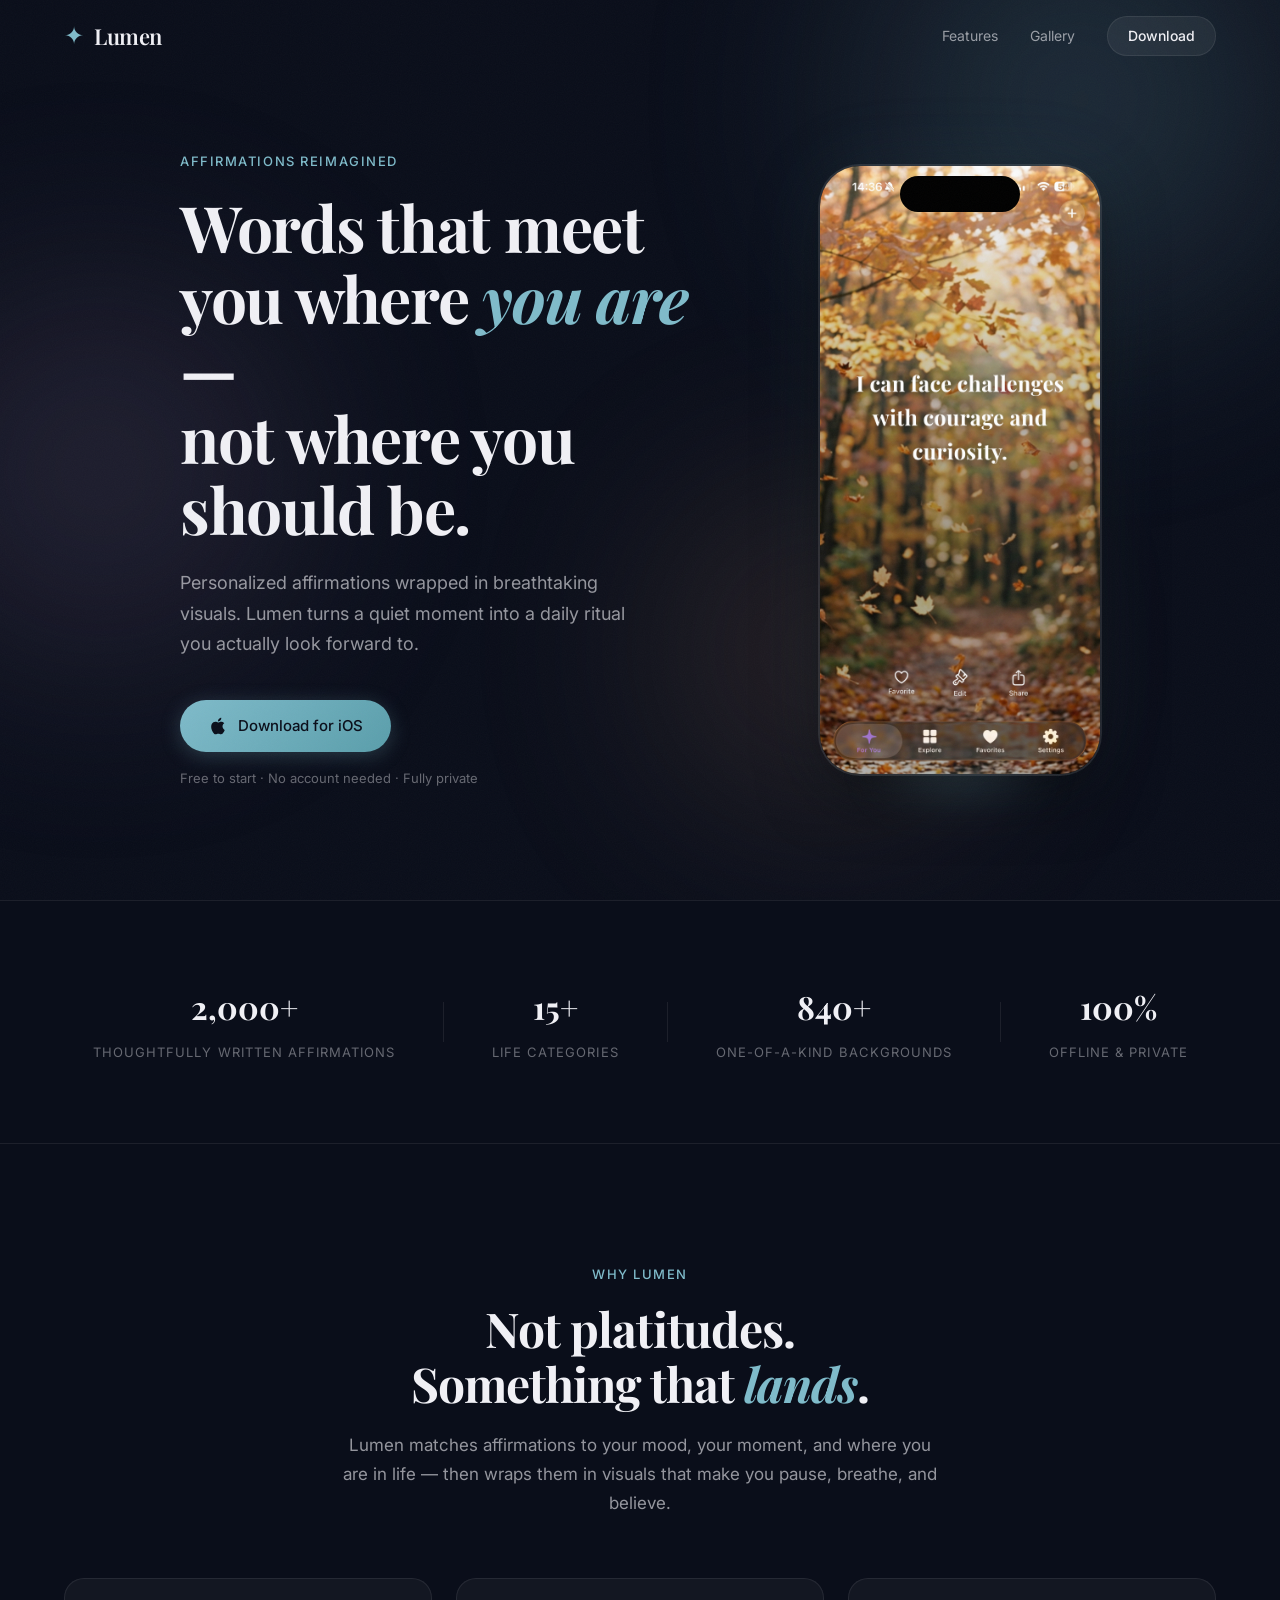
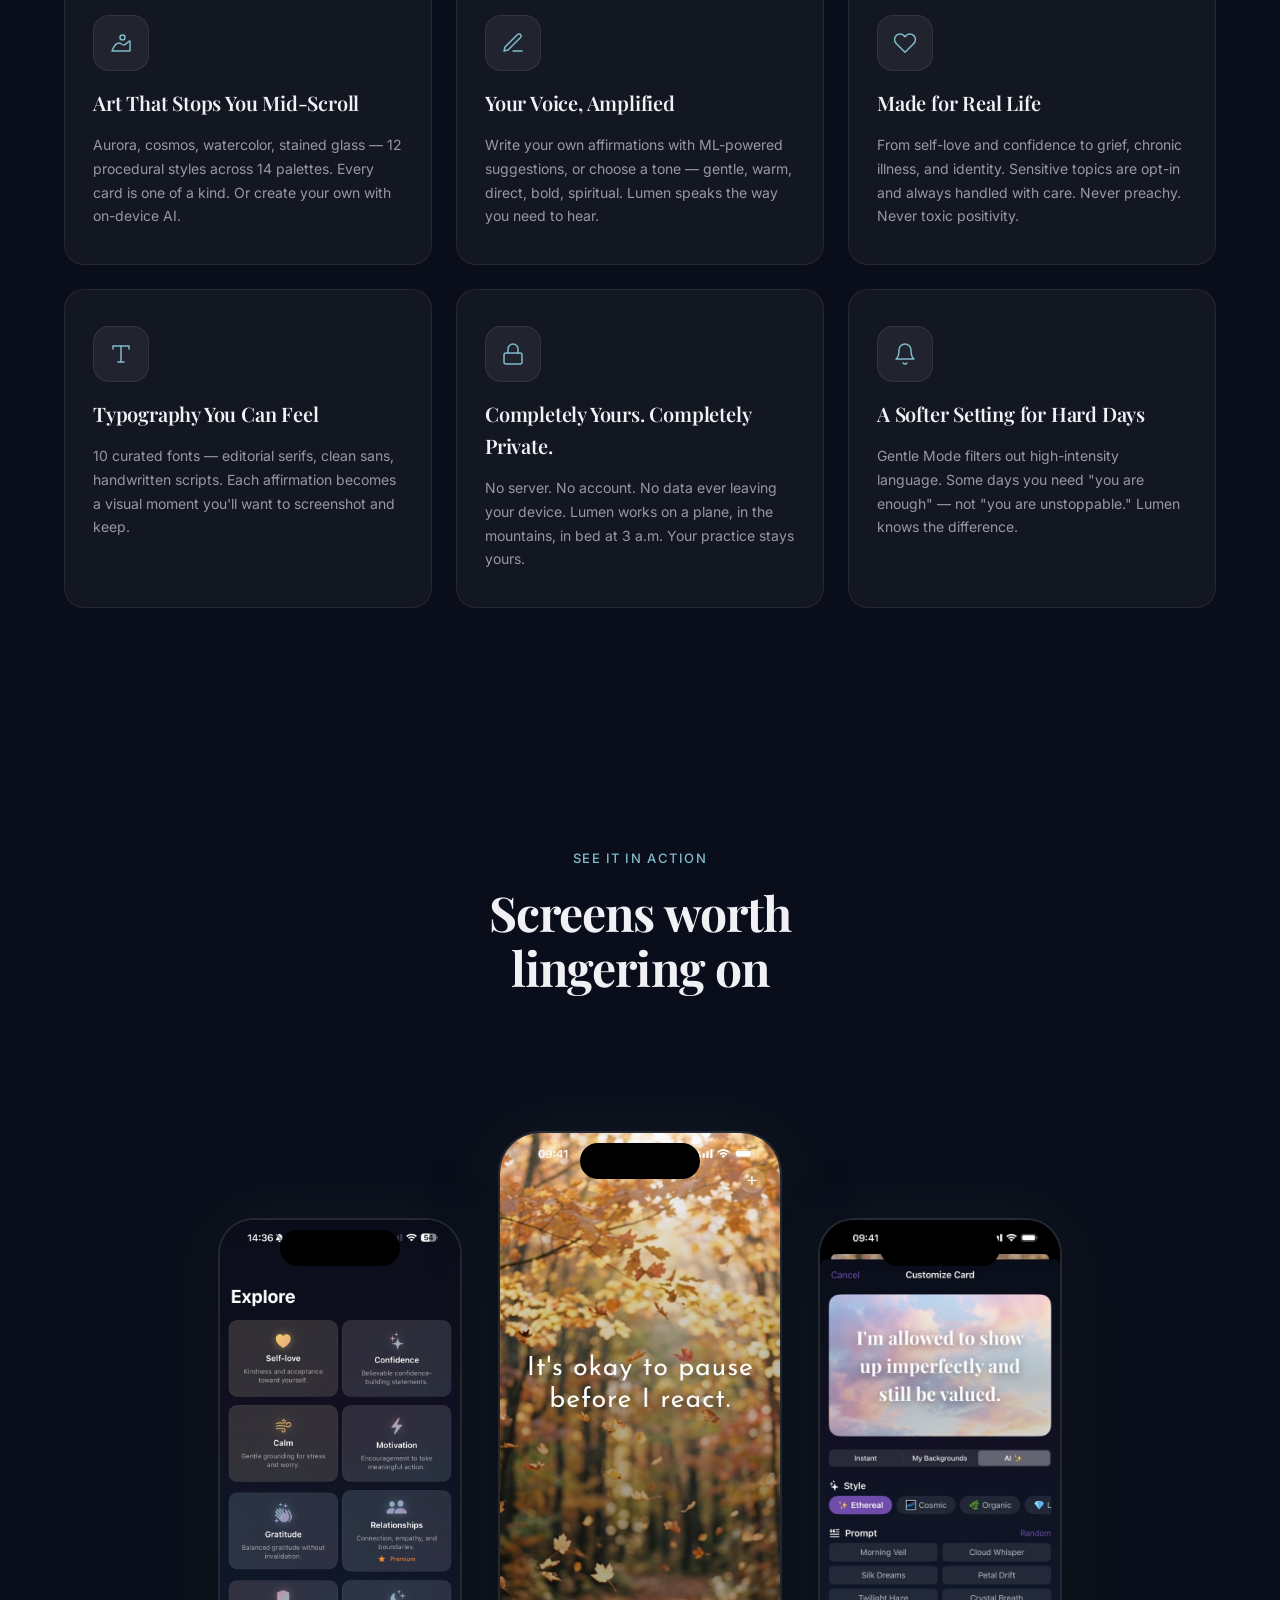
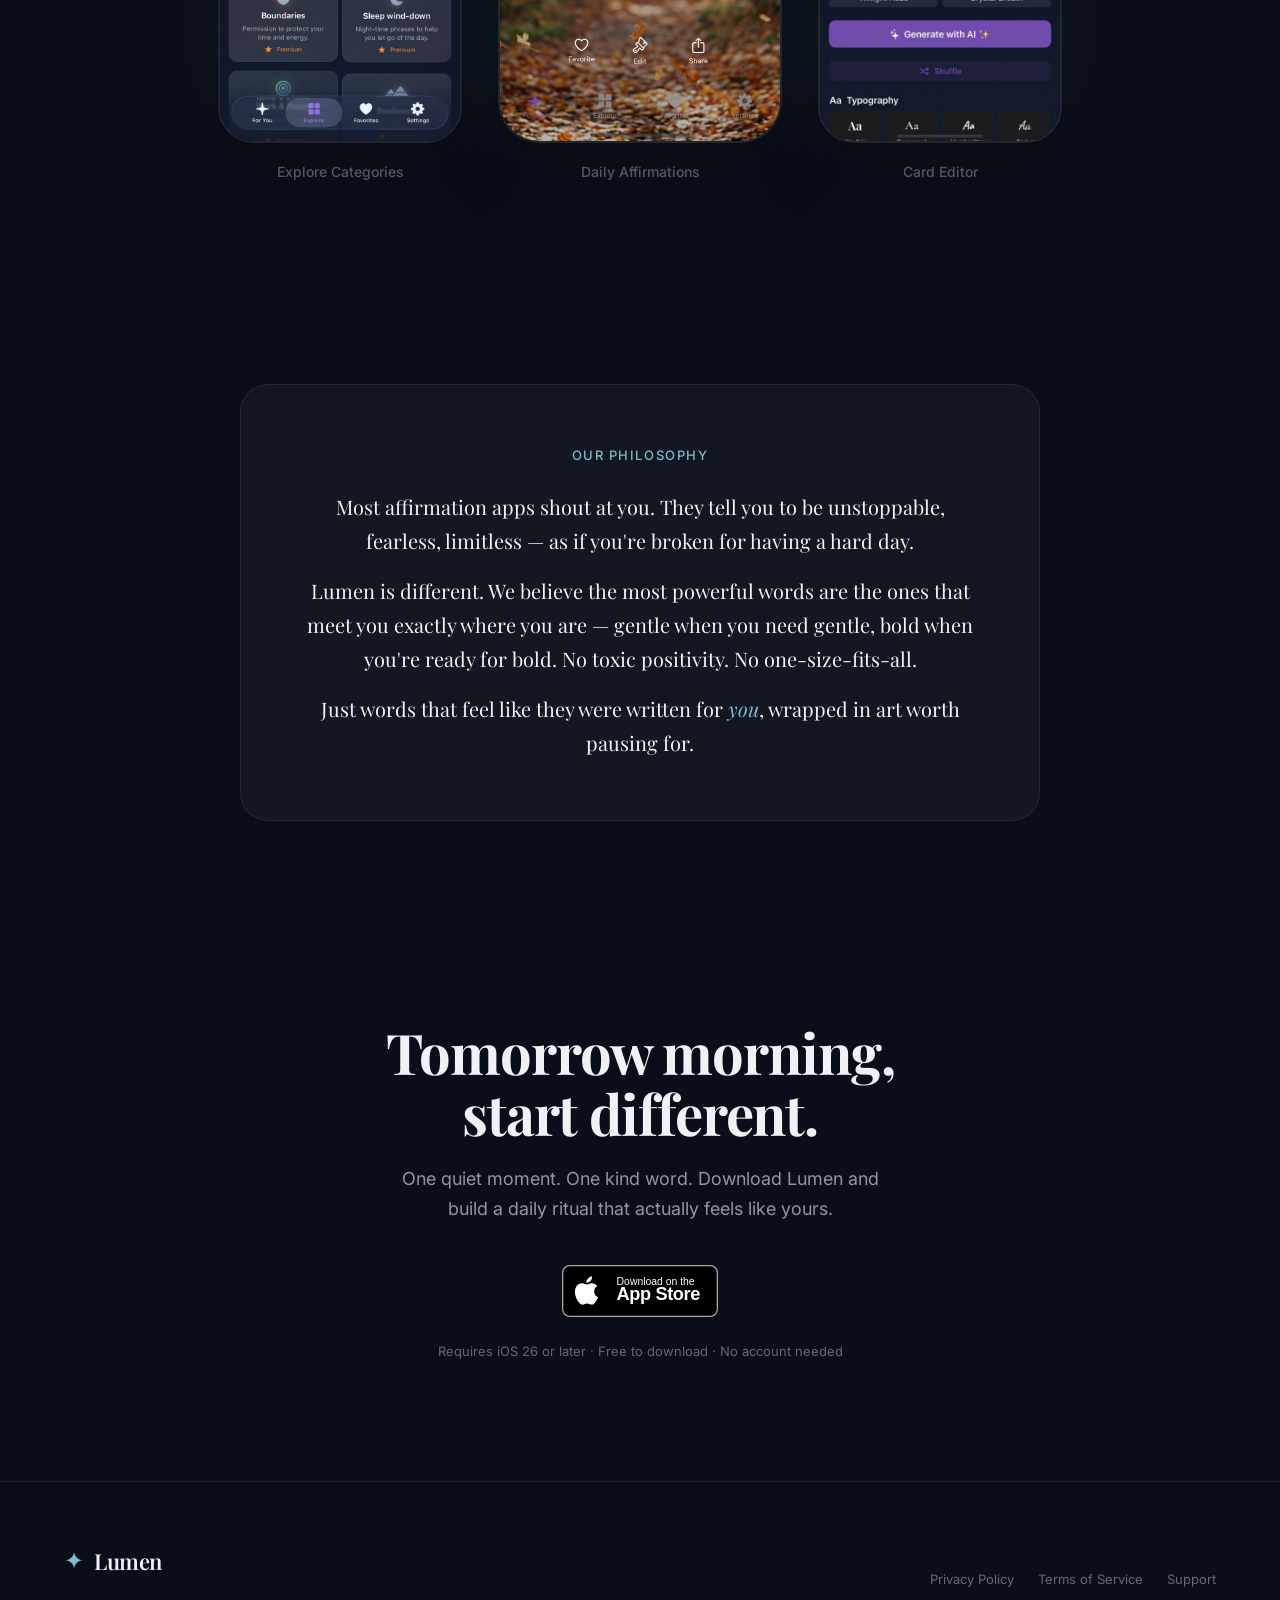
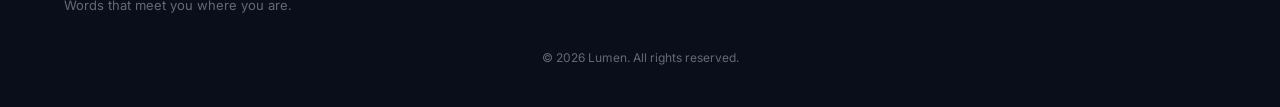
<file: index.html>
<!DOCTYPE html>
<html lang="en">
<head>
  <meta charset="UTF-8">
  <meta name="viewport" content="width=device-width, initial-scale=1.0">
  <title>Lumen — Words That Meet You Where You Are</title>
  <meta name="description" content="Lumen delivers personalized daily affirmations over breathtaking backgrounds — designed to feel like a ritual you look forward to. Beautiful. Calm. Yours.">
  <meta property="og:title" content="Lumen — Words That Meet You Where You Are">
  <meta property="og:description" content="Personalized daily affirmations over breathtaking backgrounds. A ritual you look forward to.">
  <meta property="og:type" content="website">
  <meta property="og:image" content="images/screenshot-affirmation.jpg">
  <meta name="twitter:card" content="summary_large_image">
  <meta name="twitter:title" content="Lumen — Words That Meet You Where You Are">
  <meta name="twitter:description" content="Personalized daily affirmations over breathtaking backgrounds. A ritual you look forward to.">
  <meta name="theme-color" content="#0A0E1A">
  <link rel="icon" href="data:image/svg+xml,<svg xmlns='http://www.w3.org/2000/svg' viewBox='0 0 100 100'><text y='.9em' font-size='90'>✦</text></svg>">
  <link rel="preconnect" href="https://fonts.googleapis.com">
  <link rel="preconnect" href="https://fonts.gstatic.com" crossorigin>
  <link href="https://fonts.googleapis.com/css2?family=Playfair+Display:ital,wght@0,400;0,600;0,700;1,400&family=Inter:wght@300;400;500;600&display=swap" rel="stylesheet">
  <link rel="stylesheet" href="styles.css">
</head>
<body>
  <!-- Ambient background -->
  <div class="ambient-bg">
    <div class="orb orb-1"></div>
    <div class="orb orb-2"></div>
    <div class="orb orb-3"></div>
  </div>

  <!-- Navigation -->
  <nav class="nav">
    <div class="nav-inner">
      <a href="#" class="nav-logo">
        <span class="logo-icon">✦</span>
        <span class="logo-text">Lumen</span>
      </a>
      <button class="nav-toggle" aria-label="Toggle navigation menu" aria-expanded="false">
        <span></span><span></span><span></span>
      </button>
      <div class="nav-links">
        <a href="#features">Features</a>
        <a href="#gallery">Gallery</a>
        <a href="#download" class="nav-cta">Download</a>
      </div>
    </div>
  </nav>

  <!-- Hero -->
  <section class="hero">
    <div class="hero-content">
      <p class="hero-eyebrow">Affirmations reimagined</p>
      <h1 class="hero-title">Words that meet<br>you where <em>you are</em> —<br>not where you should be.</h1>
      <p class="hero-subtitle">Personalized affirmations wrapped in breathtaking visuals. Lumen turns a quiet moment into a daily ritual you actually look forward to.</p>
      <div class="hero-ctas">
        <a href="#download" class="btn btn-primary">
          <svg class="apple-icon" viewBox="0 0 24 24" fill="currentColor" width="20" height="20"><path d="M18.71 19.5c-.83 1.24-1.71 2.45-3.05 2.47-1.34.03-1.77-.79-3.29-.79-1.53 0-2 .77-3.27.82-1.31.05-2.3-1.32-3.14-2.53C4.25 17 2.94 12.45 4.7 9.39c.87-1.52 2.43-2.48 4.12-2.51 1.28-.02 2.5.87 3.29.87.78 0 2.26-1.07 3.8-.91.65.03 2.47.26 3.64 1.98-.09.06-2.17 1.28-2.15 3.81.03 3.02 2.65 4.03 2.68 4.04-.03.07-.42 1.44-1.38 2.83M13 3.5c.73-.83 1.94-1.46 2.94-1.5.13 1.17-.34 2.35-1.04 3.19-.69.85-1.83 1.51-2.95 1.42-.15-1.15.41-2.35 1.05-3.11z"/></svg>
          Download for iOS
        </a>
      </div>
      <p class="hero-note">Free to start · No account needed · Fully private</p>
    </div>
    <div class="hero-phone">
      <div class="phone-frame">
        <div class="phone-notch"></div>
        <img src="images/optimized_IMG_7737.jpg" alt="Lumen affirmation screen showing a beautiful card over an AI-generated background" class="phone-screen" loading="eager">
      </div>
    </div>
  </section>

  <!-- Social proof -->
  <section class="social-proof">
    <div class="container">
      <div class="proof-items">
        <div class="proof-item">
          <span class="proof-value">2,000+</span>
          <span class="proof-label">Thoughtfully Written Affirmations</span>
        </div>
        <div class="proof-divider"></div>
        <div class="proof-item">
          <span class="proof-value">15+</span>
          <span class="proof-label">Life Categories</span>
        </div>
        <div class="proof-divider"></div>
        <div class="proof-item">
          <span class="proof-value">840+</span>
          <span class="proof-label">One-of-a-Kind Backgrounds</span>
        </div>
        <div class="proof-divider"></div>
        <div class="proof-item">
          <span class="proof-value">100%</span>
          <span class="proof-label">Offline & Private</span>
        </div>
      </div>
    </div>
  </section>

  <!-- Features -->
  <section class="features" id="features">
    <div class="container">
      <p class="section-eyebrow">Why Lumen</p>
      <h2 class="section-title">Not platitudes.<br>Something that <em>lands</em>.</h2>
      <p class="section-subtitle">Lumen matches affirmations to your mood, your moment, and where you are in life — then wraps them in visuals that make you pause, breathe, and believe.</p>

      <div class="features-grid">
        <div class="feature-card">
          <div class="feature-icon-wrap">
            <svg width="24" height="24" viewBox="0 0 24 24" fill="none" stroke="currentColor" stroke-width="1.5" stroke-linecap="round" stroke-linejoin="round"><circle cx="13.5" cy="6.5" r="2.5"/><path d="M3 20c0 0 3-8 7-8 2 0 3 2 5 2s4-4 6-4v10H3z"/></svg>
          </div>
          <h3>Art That Stops You Mid-Scroll</h3>
          <p>Aurora, cosmos, watercolor, stained glass — 12 procedural styles across 14 palettes. Every card is one of a kind. Or create your own with on-device AI.</p>
        </div>
        <div class="feature-card">
          <div class="feature-icon-wrap">
            <svg width="24" height="24" viewBox="0 0 24 24" fill="none" stroke="currentColor" stroke-width="1.5" stroke-linecap="round" stroke-linejoin="round"><path d="M12 20h9"/><path d="M16.5 3.5a2.121 2.121 0 1 1 3 3L7 19l-4 1 1-4L16.5 3.5z"/></svg>
          </div>
          <h3>Your Voice, Amplified</h3>
          <p>Write your own affirmations with ML-powered suggestions, or choose a tone — gentle, warm, direct, bold, spiritual. Lumen speaks the way you need to hear.</p>
        </div>
        <div class="feature-card">
          <div class="feature-icon-wrap">
            <svg width="24" height="24" viewBox="0 0 24 24" fill="none" stroke="currentColor" stroke-width="1.5" stroke-linecap="round" stroke-linejoin="round"><path d="M20.84 4.61a5.5 5.5 0 0 0-7.78 0L12 5.67l-1.06-1.06a5.5 5.5 0 0 0-7.78 7.78l1.06 1.06L12 21.23l7.78-7.78 1.06-1.06a5.5 5.5 0 0 0 0-7.78z"/></svg>
          </div>
          <h3>Made for Real Life</h3>
          <p>From self-love and confidence to grief, chronic illness, and identity. Sensitive topics are opt-in and always handled with care. Never preachy. Never toxic positivity.</p>
        </div>
        <div class="feature-card">
          <div class="feature-icon-wrap">
            <svg width="24" height="24" viewBox="0 0 24 24" fill="none" stroke="currentColor" stroke-width="1.5" stroke-linecap="round" stroke-linejoin="round"><polyline points="4 7 4 4 20 4 20 7"/><line x1="9" y1="20" x2="15" y2="20"/><line x1="12" y1="4" x2="12" y2="20"/></svg>
          </div>
          <h3>Typography You Can Feel</h3>
          <p>10 curated fonts — editorial serifs, clean sans, handwritten scripts. Each affirmation becomes a visual moment you'll want to screenshot and keep.</p>
        </div>
        <div class="feature-card">
          <div class="feature-icon-wrap">
            <svg width="24" height="24" viewBox="0 0 24 24" fill="none" stroke="currentColor" stroke-width="1.5" stroke-linecap="round" stroke-linejoin="round"><rect x="3" y="11" width="18" height="11" rx="2" ry="2"/><path d="M7 11V7a5 5 0 0 1 10 0v4"/></svg>
          </div>
          <h3>Completely Yours. Completely Private.</h3>
          <p>No server. No account. No data ever leaving your device. Lumen works on a plane, in the mountains, in bed at 3 a.m. Your practice stays yours.</p>
        </div>
        <div class="feature-card">
          <div class="feature-icon-wrap">
            <svg width="24" height="24" viewBox="0 0 24 24" fill="none" stroke="currentColor" stroke-width="1.5" stroke-linecap="round" stroke-linejoin="round"><path d="M18 8A6 6 0 0 0 6 8c0 7-3 9-3 9h18s-3-2-3-9"/><path d="M13.73 21a2 2 0 0 1-3.46 0"/></svg>
          </div>
          <h3>A Softer Setting for Hard Days</h3>
          <p>Gentle Mode filters out high-intensity language. Some days you need "you are enough" — not "you are unstoppable." Lumen knows the difference.</p>
        </div>
      </div>
    </div>
  </section>

  <!-- Gallery -->
  <section class="gallery" id="gallery">
    <div class="container">
      <p class="section-eyebrow">See it in action</p>
      <h2 class="section-title">Screens worth<br>lingering on</h2>
      <p class="section-subtitle">Dark glass, ambient light, and typography that breathes. Every detail is designed to make you slow down — even for just a moment.</p>

      <div class="gallery-phones">
        <div class="gallery-phone">
          <div class="phone-frame phone-frame-sm">
            <div class="phone-notch"></div>
            <img src="images/optimized_IMG_7738.jpg" alt="Lumen explore screen with category cards" class="phone-screen" loading="lazy">
          </div>
          <p class="gallery-label">Explore Categories</p>
        </div>
        <div class="gallery-phone gallery-phone-center">
          <div class="phone-frame">
            <div class="phone-notch"></div>
            <img src="images/screenshot-affirmation.jpg" alt="Lumen affirmation card with AI background" class="phone-screen" loading="lazy">
          </div>
          <p class="gallery-label">Daily Affirmations</p>
        </div>
        <div class="gallery-phone">
          <div class="phone-frame phone-frame-sm">
            <div class="phone-notch"></div>
            <img src="images/screenshot-editor.jpg" alt="Lumen card editor" class="phone-screen" loading="lazy">
          </div>
          <p class="gallery-label">Card Editor</p>
        </div>
      </div>
    </div>
  </section>

  <!-- Philosophy -->
  <section class="philosophy-section">
    <div class="container">
      <div class="philosophy-card">
        <p class="philosophy-eyebrow">Our philosophy</p>
        <blockquote>
          <p>Most affirmation apps shout at you. They tell you to be unstoppable, fearless, limitless — as if you're broken for having a hard day.</p>
          <p>Lumen is different. We believe the most powerful words are the ones that meet you exactly where you are — gentle when you need gentle, bold when you're ready for bold. No toxic positivity. No one-size-fits-all.</p>
          <p>Just words that feel like they were written for <em>you</em>, wrapped in art worth pausing for.</p>
        </blockquote>
      </div>
    </div>
  </section>



  <!-- Download CTA -->
  <section class="download" id="download">
    <div class="container">
      <h2 class="download-title">Tomorrow morning,<br>start different.</h2>
      <p class="download-subtitle">One quiet moment. One kind word. Download Lumen and build a daily ritual that actually feels like yours.</p>
      <a href="#" class="app-store-badge" aria-label="Download on the App Store">
        <svg viewBox="0 0 120 40" width="156" height="52" xmlns="http://www.w3.org/2000/svg"><rect width="120" height="40" rx="6" fill="#000"/><rect x="0.5" y="0.5" width="119" height="39" rx="5.5" fill="none" stroke="#A6A6A6"/><path d="M24.77 20.3a4.95 4.95 0 0 1 2.36-4.15 5.07 5.07 0 0 0-3.99-2.16c-1.68-.18-3.31 1.01-4.17 1.01-.87 0-2.19-.99-3.61-.96a5.32 5.32 0 0 0-4.48 2.73c-1.93 3.34-.49 8.27 1.36 10.97.93 1.33 2.02 2.82 3.44 2.76 1.39-.06 1.91-.89 3.59-.89 1.66 0 2.14.89 3.59.86 1.49-.03 2.44-1.34 3.33-2.68a11.06 11.06 0 0 0 1.52-3.11 4.78 4.78 0 0 1-2.94-4.38zM22.04 12.21a4.87 4.87 0 0 0 1.12-3.49 4.96 4.96 0 0 0-3.21 1.66 4.64 4.64 0 0 0-1.15 3.36 4.1 4.1 0 0 0 3.24-1.53z" fill="#fff"/><text x="42" y="15" fill="#fff" font-family="-apple-system,Helvetica,Arial,sans-serif" font-size="8" font-weight="400">Download on the</text><text x="42" y="27" fill="#fff" font-family="-apple-system,Helvetica,Arial,sans-serif" font-size="14" font-weight="600" letter-spacing="-0.3">App Store</text></svg>
      </a>
      <p class="download-note">Requires iOS 26 or later · Free to download · No account needed</p>
    </div>
  </section>

  <!-- Footer -->
  <footer class="footer">
    <div class="container">
      <div class="footer-inner">
        <div class="footer-brand">
          <span class="logo-icon">✦</span>
          <span class="logo-text">Lumen</span>
          <p class="footer-tagline">Words that meet you where you are.</p>
        </div>
        <div class="footer-links">
          <a href="privacy.html">Privacy Policy</a>
          <a href="terms.html">Terms of Service</a>
          <a href="support.html">Support</a>
        </div>
      </div>
      <p class="footer-copy">&copy; 2026 Lumen. All rights reserved.</p>
    </div>
  </footer>

  <script src="script.js"></script>
</body>
</html>
</file>
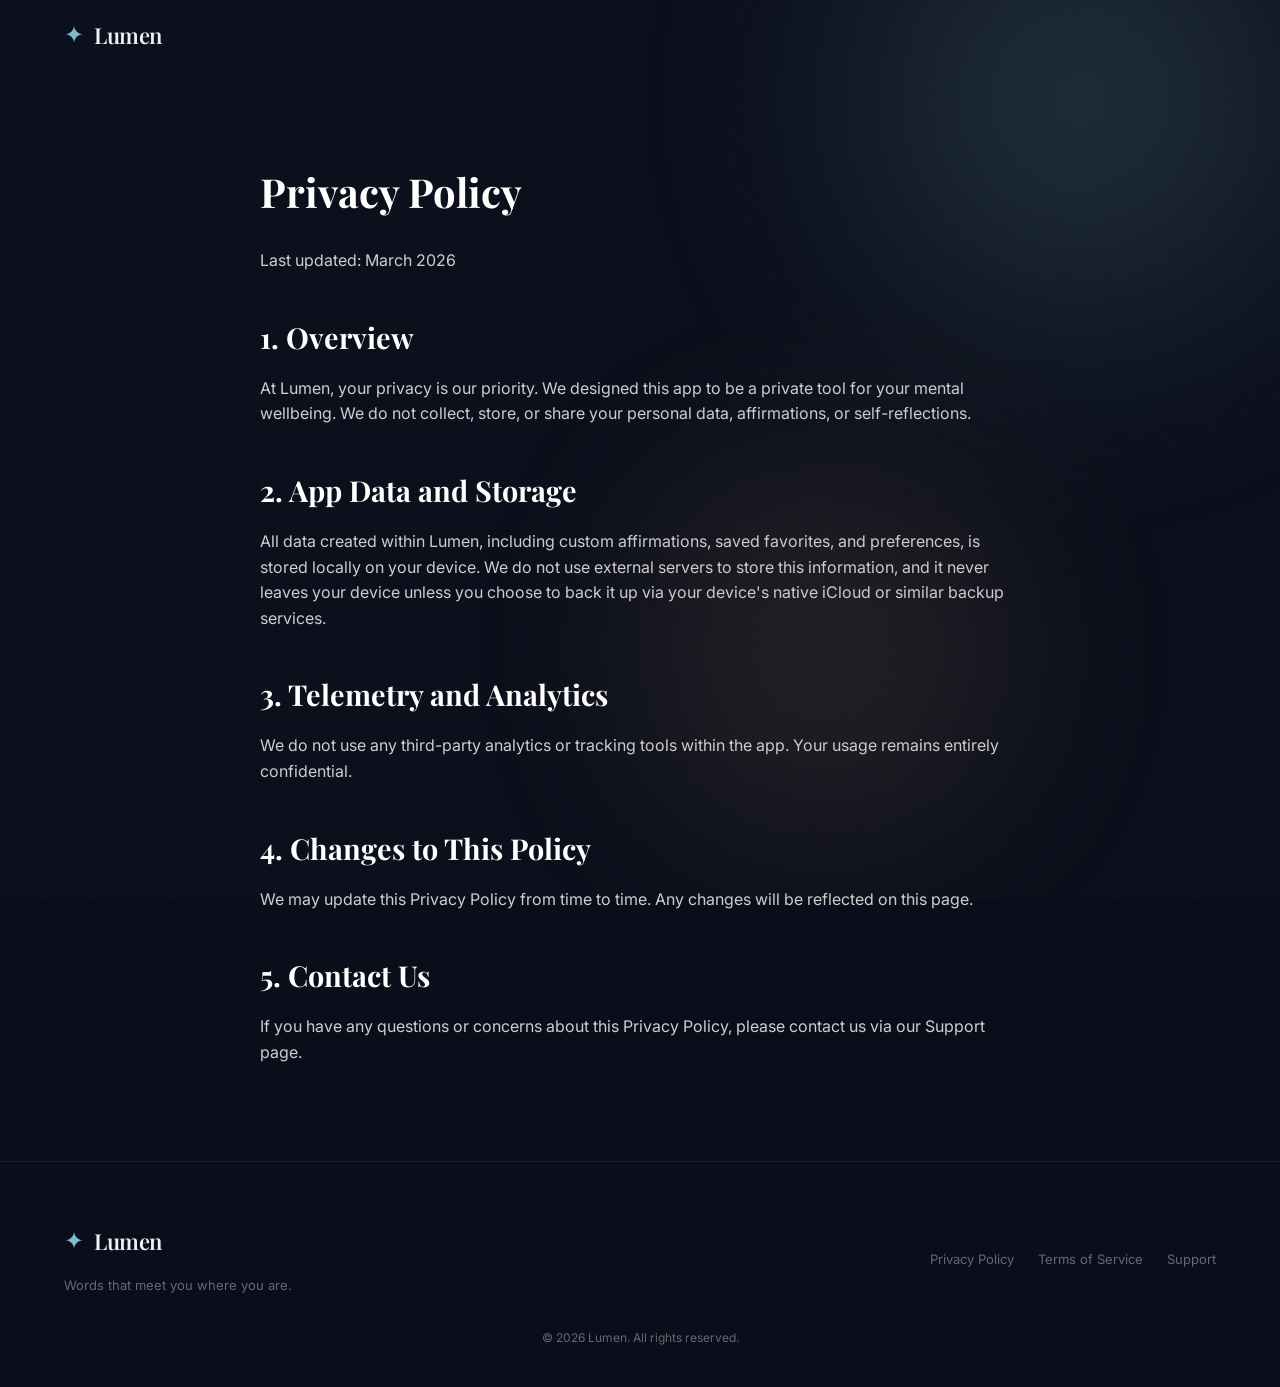
<file: privacy.html>
<!DOCTYPE html>
<html lang="en">
<head>
  <meta charset="UTF-8">
  <meta name="viewport" content="width=device-width, initial-scale=1.0">
  <title>Privacy Policy - Lumen</title>
  <meta name="description" content="Privacy Policy for Lumen">
  <meta name="theme-color" content="#0A0E1A">
  <link rel="icon" href="data:image/svg+xml,<svg xmlns='http://www.w3.org/2000/svg' viewBox='0 0 100 100'><text y='.9em' font-size='90'>✦</text></svg>">
  <link rel="preconnect" href="https://fonts.googleapis.com">
  <link rel="preconnect" href="https://fonts.gstatic.com" crossorigin>
  <link href="https://fonts.googleapis.com/css2?family=Playfair+Display:ital,wght@0,400;0,600;0,700;1,400&family=Inter:wght@300;400;500;600&display=swap" rel="stylesheet">
  <link rel="stylesheet" href="styles.css">
  <style>
    .legal-page { padding: 160px 20px 80px; color: rgba(255, 255, 255, 0.8); line-height: 1.6; max-width: 800px; margin: 0 auto; }
    .legal-page h1 { font-family: 'Playfair Display', serif; color: white; margin-bottom: 24px; font-size: 2.5rem; }
    .legal-page h2 { font-family: 'Playfair Display', serif; color: white; margin-top: 40px; margin-bottom: 16px; font-size: 1.8rem; }
    .legal-page p { margin-bottom: 16px; }
  </style>
</head>
<body>
  <!-- Ambient background -->
  <div class="ambient-bg">
    <div class="orb orb-1"></div>
    <div class="orb orb-3"></div>
  </div>

  <!-- Navigation -->
  <nav class="nav">
    <div class="nav-inner">
      <a href="index.html" class="nav-logo">
        <span class="logo-icon">✦</span>
        <span class="logo-text">Lumen</span>
      </a>
    </div>
  </nav>

  <!-- Legal Content -->
  <section class="legal-page">
    <h1>Privacy Policy</h1>
    <p>Last updated: March 2026</p>
    
    <h2>1. Overview</h2>
    <p>At Lumen, your privacy is our priority. We designed this app to be a private tool for your mental wellbeing. We do not collect, store, or share your personal data, affirmations, or self-reflections.</p>

    <h2>2. App Data and Storage</h2>
    <p>All data created within Lumen, including custom affirmations, saved favorites, and preferences, is stored locally on your device. We do not use external servers to store this information, and it never leaves your device unless you choose to back it up via your device's native iCloud or similar backup services.</p>

    <h2>3. Telemetry and Analytics</h2>
    <p>We do not use any third-party analytics or tracking tools within the app. Your usage remains entirely confidential.</p>

    <h2>4. Changes to This Policy</h2>
    <p>We may update this Privacy Policy from time to time. Any changes will be reflected on this page.</p>

    <h2>5. Contact Us</h2>
    <p>If you have any questions or concerns about this Privacy Policy, please contact us via our Support page.</p>
  </section>

  <!-- Footer -->
  <footer class="footer">
    <div class="container">
      <div class="footer-inner">
        <div class="footer-brand">
          <span class="logo-icon">✦</span>
          <span class="logo-text">Lumen</span>
          <p class="footer-tagline">Words that meet you where you are.</p>
        </div>
        <div class="footer-links">
          <a href="privacy.html">Privacy Policy</a>
          <a href="terms.html">Terms of Service</a>
          <a href="support.html">Support</a>
        </div>
      </div>
      <p class="footer-copy">&copy; 2026 Lumen. All rights reserved.</p>
    </div>
  </footer>
</body>
</html>
</file>
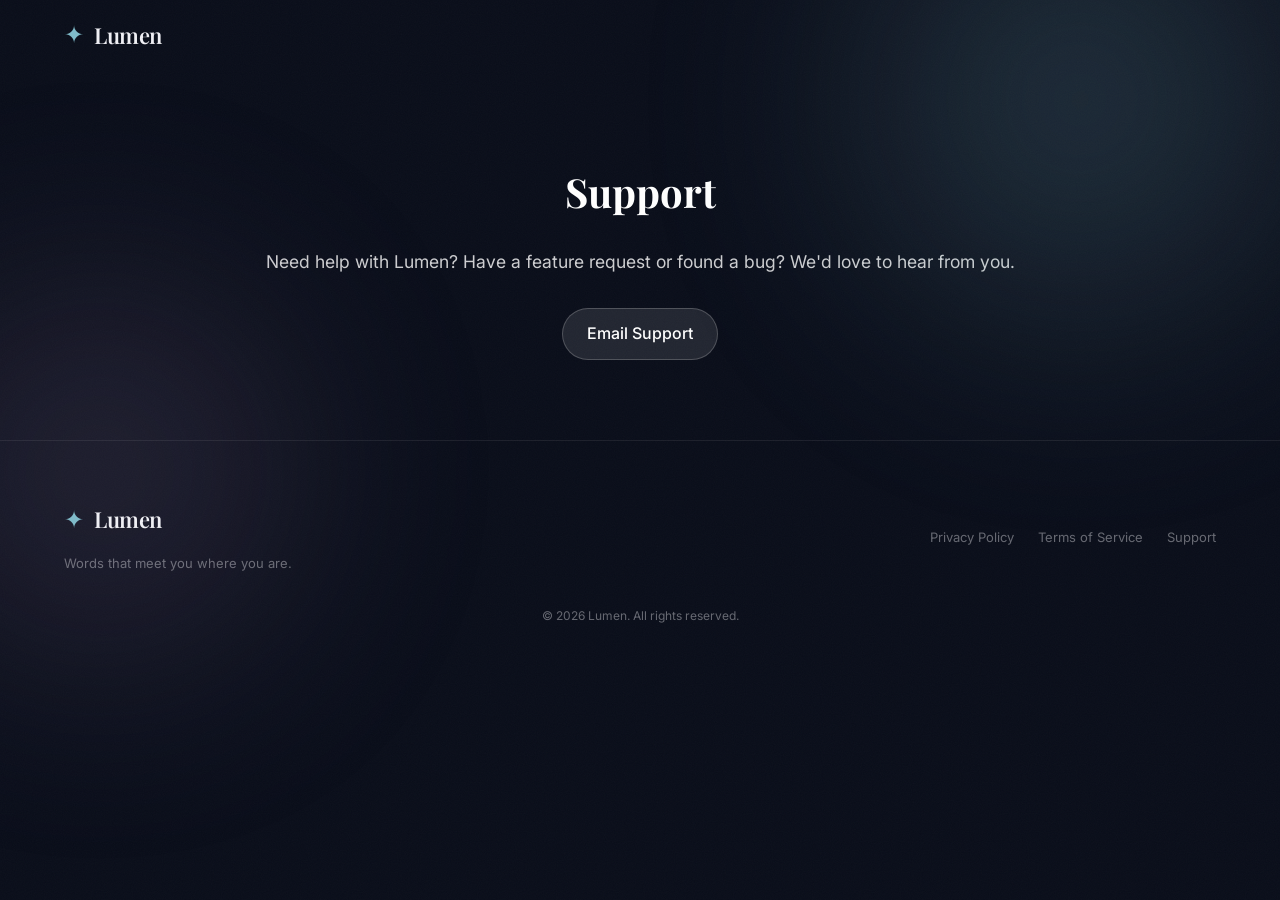
<file: support.html>
<!DOCTYPE html>
<html lang="en">
<head>
  <meta charset="UTF-8">
  <meta name="viewport" content="width=device-width, initial-scale=1.0">
  <title>Support - Lumen</title>
  <meta name="description" content="Support for Lumen">
  <meta name="theme-color" content="#0A0E1A">
  <link rel="icon" href="data:image/svg+xml,<svg xmlns='http://www.w3.org/2000/svg' viewBox='0 0 100 100'><text y='.9em' font-size='90'>✦</text></svg>">
  <link rel="preconnect" href="https://fonts.googleapis.com">
  <link rel="preconnect" href="https://fonts.gstatic.com" crossorigin>
  <link href="https://fonts.googleapis.com/css2?family=Playfair+Display:ital,wght@0,400;0,600;0,700;1,400&family=Inter:wght@300;400;500;600&display=swap" rel="stylesheet">
  <link rel="stylesheet" href="styles.css">
  <style>
    .legal-page { padding: 160px 20px 80px; color: rgba(255, 255, 255, 0.8); line-height: 1.6; max-width: 800px; margin: 0 auto; text-align: center; }
    .legal-page h1 { font-family: 'Playfair Display', serif; color: white; margin-bottom: 24px; font-size: 2.5rem; }
    .legal-page p { margin-bottom: 32px; font-size: 1.1rem; }
    .support-btn {
      display: inline-block;
      background: rgba(255, 255, 255, 0.1);
      color: white;
      text-decoration: none;
      padding: 12px 24px;
      border-radius: 30px;
      font-weight: 500;
      border: 1px solid rgba(255, 255, 255, 0.2);
      transition: all 0.2s ease;
    }
    .support-btn:hover {
      background: rgba(255, 255, 255, 0.2);
    }
  </style>
</head>
<body>
  <!-- Ambient background -->
  <div class="ambient-bg">
    <div class="orb orb-1"></div>
    <div class="orb orb-2"></div>
  </div>

  <!-- Navigation -->
  <nav class="nav">
    <div class="nav-inner">
      <a href="index.html" class="nav-logo">
        <span class="logo-icon">✦</span>
        <span class="logo-text">Lumen</span>
      </a>
    </div>
  </nav>

  <!-- Legal Content -->
  <section class="legal-page">
    <h1>Support</h1>
    <p>Need help with Lumen? Have a feature request or found a bug? We'd love to hear from you.</p>
    
    <a href="mailto:albgra+lumen@gmail.com" class="support-btn">
      Email Support
    </a>
  </section>

  <!-- Footer -->
  <footer class="footer">
    <div class="container">
      <div class="footer-inner">
        <div class="footer-brand">
          <span class="logo-icon">✦</span>
          <span class="logo-text">Lumen</span>
          <p class="footer-tagline">Words that meet you where you are.</p>
        </div>
        <div class="footer-links">
          <a href="privacy.html">Privacy Policy</a>
          <a href="terms.html">Terms of Service</a>
          <a href="support.html">Support</a>
        </div>
      </div>
      <p class="footer-copy">&copy; 2026 Lumen. All rights reserved.</p>
    </div>
  </footer>
</body>
</html>
</file>
<file: styles.css>
/* ===== Reset & Base ===== */
*, *::before, *::after {
  margin: 0;
  padding: 0;
  box-sizing: border-box;
}

:root {
  --bg-deep: #0A0E1A;
  --bg-surface: #131B2E;
  --bg-card: rgba(255, 255, 255, 0.04);
  --bg-card-hover: rgba(255, 255, 255, 0.07);
  --bg-glass: rgba(255, 255, 255, 0.06);
  --border-glass: rgba(255, 255, 255, 0.08);
  --text-primary: #F0F0F5;
  --text-secondary: rgba(240, 240, 245, 0.6);
  --text-tertiary: rgba(240, 240, 245, 0.4);
  --accent-teal: #7FBBCA;
  --accent-coral: #E8A87C;
  --accent-purple: #A688B5;
  --accent-mint: #7EC8A0;
  --font-serif: 'Playfair Display', Georgia, serif;
  --font-sans: 'Inter', -apple-system, BlinkMacSystemFont, sans-serif;
  --radius-sm: 12px;
  --radius-md: 20px;
  --radius-lg: 28px;
  --radius-xl: 36px;
}

html {
  scroll-behavior: smooth;
  -webkit-text-size-adjust: 100%;
}

body {
  font-family: var(--font-sans);
  background: var(--bg-deep);
  color: var(--text-primary);
  line-height: 1.6;
  overflow-x: hidden;
  -webkit-font-smoothing: antialiased;
  -moz-osx-font-smoothing: grayscale;
}

.container {
  max-width: 1200px;
  margin: 0 auto;
  padding: 0 24px;
}

em {
  font-style: italic;
  color: var(--accent-teal);
}

/* ===== Ambient Background ===== */
.ambient-bg {
  position: fixed;
  top: 0;
  left: 0;
  width: 100%;
  height: 100%;
  pointer-events: none;
  z-index: 0;
  overflow: hidden;
}

.orb {
  position: absolute;
  border-radius: 50%;
  filter: blur(120px);
  opacity: 0.3;
  animation: float 20s ease-in-out infinite;
}

.orb-1 {
  width: 600px;
  height: 600px;
  background: radial-gradient(circle, var(--accent-teal), transparent 70%);
  top: -200px;
  right: -100px;
  animation-delay: 0s;
}

.orb-2 {
  width: 500px;
  height: 500px;
  background: radial-gradient(circle, var(--accent-purple), transparent 70%);
  bottom: 20%;
  left: -150px;
  animation-delay: -7s;
}

.orb-3 {
  width: 400px;
  height: 400px;
  background: radial-gradient(circle, var(--accent-coral), transparent 70%);
  top: 50%;
  right: 20%;
  animation-delay: -14s;
}

@keyframes float {
  0%, 100% { transform: translate(0, 0) scale(1); }
  33% { transform: translate(30px, -40px) scale(1.05); }
  66% { transform: translate(-20px, 30px) scale(0.95); }
}

/* ===== Navigation ===== */
.nav {
  position: fixed;
  top: 0;
  left: 0;
  right: 0;
  z-index: 100;
  padding: 16px 0;
  transition: background 0.3s ease, backdrop-filter 0.3s ease;
}

.nav.scrolled {
  background: rgba(10, 14, 26, 0.8);
  backdrop-filter: blur(20px);
  -webkit-backdrop-filter: blur(20px);
  border-bottom: 1px solid var(--border-glass);
}

.nav-inner {
  max-width: 1200px;
  margin: 0 auto;
  padding: 0 24px;
  display: flex;
  align-items: center;
  justify-content: space-between;
}

.nav-logo {
  display: flex;
  align-items: center;
  gap: 10px;
  text-decoration: none;
  color: var(--text-primary);
}

.logo-icon {
  font-size: 24px;
  color: var(--accent-teal);
}

.logo-text {
  font-family: var(--font-serif);
  font-size: 22px;
  font-weight: 600;
  letter-spacing: -0.02em;
}

.nav-links {
  display: flex;
  align-items: center;
  gap: 32px;
}

.nav-links a {
  text-decoration: none;
  color: var(--text-secondary);
  font-size: 14px;
  font-weight: 400;
  transition: color 0.2s ease;
}

.nav-links a:hover {
  color: var(--text-primary);
}

.nav-cta {
  background: var(--bg-glass);
  border: 1px solid var(--border-glass);
  padding: 8px 20px !important;
  border-radius: 100px;
  color: var(--text-primary) !important;
  font-weight: 500 !important;
  transition: background 0.2s ease, border-color 0.2s ease !important;
}

.nav-cta:hover {
  background: var(--bg-card-hover) !important;
  border-color: rgba(255, 255, 255, 0.15) !important;
}

/* Mobile hamburger */
.nav-toggle {
  display: none;
  background: none;
  border: none;
  cursor: pointer;
  padding: 8px;
  flex-direction: column;
  gap: 5px;
  z-index: 101;
}

.nav-toggle span {
  display: block;
  width: 22px;
  height: 2px;
  background: var(--text-primary);
  border-radius: 2px;
  transition: transform 0.3s ease, opacity 0.3s ease;
}

.nav-toggle.active span:nth-child(1) {
  transform: rotate(45deg) translate(5px, 5px);
}

.nav-toggle.active span:nth-child(2) {
  opacity: 0;
}

.nav-toggle.active span:nth-child(3) {
  transform: rotate(-45deg) translate(5px, -5px);
}

/* ===== Hero ===== */
.hero {
  position: relative;
  z-index: 1;
  min-height: 100vh;
  display: flex;
  align-items: center;
  justify-content: center;
  padding: 120px 24px 80px;
  gap: 80px;
  max-width: 1200px;
  margin: 0 auto;
}

.hero-content {
  flex: 1;
  max-width: 560px;
}

.hero-eyebrow {
  font-size: 13px;
  font-weight: 500;
  text-transform: uppercase;
  letter-spacing: 0.12em;
  color: var(--accent-teal);
  margin-bottom: 20px;
}

.hero-title {
  font-family: var(--font-serif);
  font-size: clamp(40px, 5vw, 64px);
  font-weight: 700;
  line-height: 1.1;
  letter-spacing: -0.02em;
  margin-bottom: 24px;
}

.hero-subtitle {
  font-size: 18px;
  line-height: 1.7;
  color: var(--text-secondary);
  margin-bottom: 40px;
  max-width: 480px;
}

.hero-ctas {
  display: flex;
  gap: 16px;
  flex-wrap: wrap;
}

.hero-note {
  margin-top: 16px;
  font-size: 13px;
  color: var(--text-tertiary);
}

/* ===== Buttons ===== */
.btn {
  display: inline-flex;
  align-items: center;
  gap: 10px;
  padding: 14px 28px;
  border-radius: 100px;
  font-size: 15px;
  font-weight: 500;
  text-decoration: none;
  transition: all 0.2s ease;
  cursor: pointer;
  border: none;
}

.btn-primary {
  background: linear-gradient(135deg, var(--accent-teal), #5a9eab);
  color: var(--bg-deep);
  box-shadow: 0 4px 20px rgba(127, 187, 202, 0.25);
}

.btn-primary:hover {
  transform: translateY(-2px);
  box-shadow: 0 8px 30px rgba(127, 187, 202, 0.35);
  filter: brightness(1.08);
}

.btn-lg {
  padding: 18px 36px;
  font-size: 17px;
}

.apple-icon {
  width: 20px;
  height: 20px;
  flex-shrink: 0;
}

.btn-lg .apple-icon {
  width: 22px;
  height: 22px;
}

/* ===== Phone Frame ===== */
.hero-phone {
  flex-shrink: 0;
  position: relative;
}

.hero-phone::after {
  content: '';
  position: absolute;
  bottom: -40px;
  left: 50%;
  transform: translateX(-50%);
  width: 200px;
  height: 80px;
  background: radial-gradient(ellipse, rgba(127,187,202,0.2), transparent 70%);
  filter: blur(20px);
  pointer-events: none;
}

.phone-frame {
  width: 280px;
  aspect-ratio: 1320 / 2868;
  border-radius: 40px;
  overflow: hidden;
  position: relative;
  background: #000;
  box-shadow:
    0 0 0 2px rgba(255, 255, 255, 0.1),
    0 20px 60px rgba(0, 0, 0, 0.5),
    0 0 80px rgba(127, 187, 202, 0.1);
}

.phone-notch {
  position: absolute;
  top: 10px;
  left: 50%;
  transform: translateX(-50%);
  width: 120px;
  height: 36px;
  background: #000;
  border-radius: 18px;
  z-index: 2;
}

.phone-screen {
  width: 100%;
  height: 100%;
  object-fit: cover;
  object-position: top;
}

.phone-frame-sm {
  width: 240px;
  border-radius: 34px;
}

/* ===== Social Proof ===== */
.social-proof {
  position: relative;
  z-index: 1;
  padding: 80px 0;
  border-top: 1px solid var(--border-glass);
  border-bottom: 1px solid var(--border-glass);
}

.proof-items {
  display: flex;
  justify-content: center;
  align-items: center;
  gap: 48px;
  flex-wrap: wrap;
}

.proof-item {
  text-align: center;
  display: flex;
  flex-direction: column;
  gap: 10px;
}

.proof-value {
  font-family: var(--font-serif);
  font-size: 32px;
  font-weight: 700;
  color: var(--text-primary);
}

.proof-label {
  font-size: 13px;
  color: var(--text-tertiary);
  text-transform: uppercase;
  letter-spacing: 0.08em;
}

.proof-divider {
  width: 1px;
  height: 40px;
  background: var(--border-glass);
}

/* ===== Sections ===== */
.section-eyebrow {
  font-size: 13px;
  font-weight: 500;
  text-transform: uppercase;
  letter-spacing: 0.12em;
  color: var(--accent-teal);
  margin-bottom: 16px;
  text-align: center;
}

.section-title {
  font-family: var(--font-serif);
  font-size: clamp(32px, 4vw, 48px);
  font-weight: 700;
  line-height: 1.15;
  letter-spacing: -0.02em;
  text-align: center;
  margin-bottom: 20px;
}

.section-subtitle {
  font-size: 17px;
  color: var(--text-secondary);
  text-align: center;
  max-width: 600px;
  margin: 0 auto 60px;
  line-height: 1.7;
}

/* ===== Features ===== */
.features {
  position: relative;
  z-index: 1;
  padding: 120px 0;
}

.features-grid {
  display: grid;
  grid-template-columns: repeat(3, 1fr);
  gap: 24px;
}

.feature-card {
  background: var(--bg-card);
  border: 1px solid var(--border-glass);
  border-radius: var(--radius-md);
  padding: 36px 28px;
  transition: background 0.2s ease, border-color 0.2s ease, transform 0.2s ease;
}

.feature-card:hover {
  background: var(--bg-card-hover);
  border-color: rgba(255, 255, 255, 0.12);
  transform: translateY(-4px);
}

.feature-icon-wrap {
  width: 56px;
  height: 56px;
  border-radius: 16px;
  background: var(--bg-glass);
  border: 1px solid var(--border-glass);
  display: flex;
  align-items: center;
  justify-content: center;
  margin-bottom: 16px;
  color: var(--accent-teal);
}

.feature-card h3 {
  font-family: var(--font-serif);
  font-size: 20px;
  font-weight: 600;
  margin-bottom: 14px;
  letter-spacing: -0.01em;
}

.feature-card p {
  font-size: 14px;
  line-height: 1.7;
  color: var(--text-secondary);
}

/* ===== Gallery ===== */
.gallery {
  position: relative;
  z-index: 1;
  padding: 120px 0;
}

.gallery-phones {
  display: flex;
  justify-content: center;
  align-items: flex-end;
  gap: 40px;
}

.gallery-phone {
  text-align: center;
}

.gallery-phone-center {
  transform: translateY(-20px);
}

.gallery-label {
  margin-top: 20px;
  font-size: 14px;
  color: var(--text-tertiary);
  font-weight: 500;
}

/* ===== Philosophy ===== */
.philosophy-section {
  position: relative;
  z-index: 1;
  padding: 80px 0;
}

.philosophy-card {
  background: var(--bg-card);
  border: 1px solid var(--border-glass);
  border-radius: var(--radius-lg);
  padding: 60px;
  max-width: 800px;
  margin: 0 auto;
  text-align: center;
}

.philosophy-eyebrow {
  font-size: 13px;
  font-weight: 500;
  text-transform: uppercase;
  letter-spacing: 0.12em;
  color: var(--accent-teal);
  margin-bottom: 24px;
}

.philosophy-card blockquote p {
  font-family: var(--font-serif);
  font-size: 20px;
  line-height: 1.7;
  color: var(--text-primary);
  margin-bottom: 16px;
}

.philosophy-card blockquote p:last-child {
  margin-bottom: 0;
}



/* ===== Download CTA ===== */
.download {
  position: relative;
  z-index: 1;
  padding: 120px 0;
  text-align: center;
}

.download-title {
  font-family: var(--font-serif);
  font-size: clamp(36px, 4.5vw, 56px);
  font-weight: 700;
  line-height: 1.1;
  letter-spacing: -0.02em;
  margin-bottom: 20px;
}

.download-subtitle {
  font-size: 18px;
  color: var(--text-secondary);
  margin-bottom: 40px;
  max-width: 500px;
  margin-left: auto;
  margin-right: auto;
  line-height: 1.7;
}

.app-store-badge {
  display: inline-block;
  transition: transform 0.2s ease, filter 0.2s ease;
}

.app-store-badge:hover {
  transform: translateY(-2px);
  filter: brightness(1.1);
}

.download-note {
  margin-top: 16px;
  font-size: 13px;
  color: var(--text-tertiary);
}

/* ===== Footer ===== */
.footer {
  position: relative;
  z-index: 1;
  padding: 60px 0 40px;
  border-top: 1px solid var(--border-glass);
}

.footer-inner {
  display: flex;
  justify-content: space-between;
  align-items: center;
  margin-bottom: 32px;
}

.footer-brand {
  display: flex;
  align-items: center;
  gap: 10px;
  flex-wrap: wrap;
}

.footer-tagline {
  width: 100%;
  font-size: 13px;
  color: var(--text-tertiary);
  margin-top: 4px;
}

.footer-links {
  display: flex;
  gap: 24px;
}

.footer-links a {
  font-size: 13px;
  color: var(--text-tertiary);
  text-decoration: none;
  transition: color 0.2s ease;
}

.footer-links a:hover {
  color: var(--text-secondary);
}

.footer-copy {
  font-size: 12px;
  color: var(--text-tertiary);
  text-align: center;
}

/* ===== Responsive ===== */
@media (max-width: 968px) {
  .hero {
    flex-direction: column;
    text-align: center;
    padding-top: 100px;
    gap: 60px;
  }

  .hero-content {
    max-width: 100%;
    display: flex;
    flex-direction: column;
    align-items: center;
  }

  .hero-subtitle {
    max-width: 100%;
  }

  .hero-ctas {
    justify-content: center;
  }

  .features-grid {
    grid-template-columns: repeat(2, 1fr);
  }

  .gallery-phones {
    gap: 20px;
  }

  .phone-frame {
    width: 220px;
    border-radius: 32px;
  }

  .phone-frame-sm {
    width: 180px;
    border-radius: 28px;
  }


}

@media (max-width: 640px) {
  .nav-toggle {
    display: flex;
  }

  .nav-links {
    position: fixed;
    top: 0;
    left: 0;
    right: 0;
    bottom: 0;
    background: rgba(10, 14, 26, 0.95);
    backdrop-filter: blur(20px);
    -webkit-backdrop-filter: blur(20px);
    flex-direction: column;
    justify-content: center;
    align-items: center;
    gap: 32px;
    opacity: 0;
    visibility: hidden;
    transition: opacity 0.3s ease, visibility 0.3s ease;
    z-index: 100;
  }

  .nav-links.open {
    opacity: 1;
    visibility: visible;
  }

  .nav-links a {
    font-size: 20px !important;
    color: var(--text-primary) !important;
  }

  .hero-title {
    font-size: 36px;
  }

  .features-grid {
    grid-template-columns: 1fr;
  }

  .gallery-phones {
    flex-direction: column;
    align-items: center;
    gap: 32px;
  }

  .gallery-phone-center {
    transform: none;
    order: -1;
  }

  .phone-frame, .phone-frame-sm {
    width: 260px;
    border-radius: 38px;
  }

  .proof-items {
    gap: 32px;
  }

  .proof-divider {
    display: none;
  }

  .philosophy-card {
    padding: 36px 24px;
  }

  .philosophy-card blockquote p {
    font-size: 17px;
  }



  .footer-inner {
    flex-direction: column;
    gap: 24px;
    text-align: center;
  }

  .footer-brand {
    justify-content: center;
  }

  .footer-tagline {
    text-align: center;
  }
}

/* ===== Animations ===== */
.fade-in {
  opacity: 0;
  transform: translateY(24px) scale(0.98);
  transition: opacity 0.6s ease, transform 0.6s ease;
  will-change: transform, opacity;
}

.fade-in.visible {
  opacity: 1;
  transform: translateY(0) scale(1);
}

/* Grain overlay */
body::after {
  content: '';
  position: fixed;
  top: 0;
  left: 0;
  width: 100%;
  height: 100%;
  pointer-events: none;
  z-index: 9999;
  opacity: 0.03;
  background-image: url("data:image/svg+xml,%3Csvg viewBox='0 0 256 256' xmlns='http://www.w3.org/2000/svg'%3E%3Cfilter id='noise'%3E%3CfeTurbulence type='fractalNoise' baseFrequency='0.9' numOctaves='4' stitchTiles='stitch'/%3E%3C/filter%3E%3Crect width='100%25' height='100%25' filter='url(%23noise)'/%3E%3C/svg%3E");
  background-repeat: repeat;
  background-size: 256px 256px;
}
</file>
